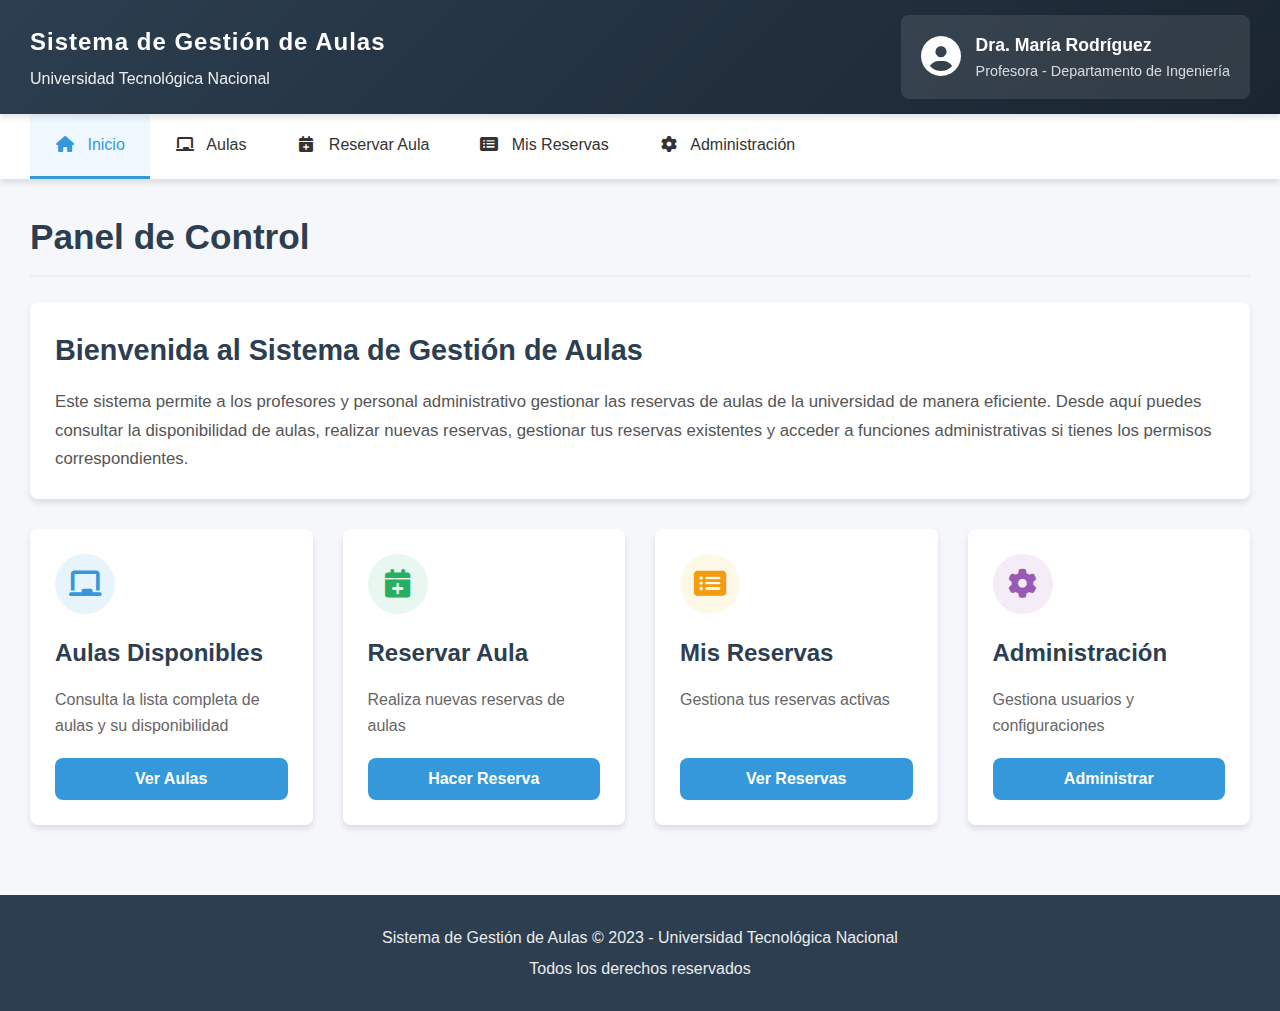
<file: index.html>
<!--JAVIER MENDOZA-->
<!--DENNIS CARRETO-->
<!--ANDERSON HERNANDEZ-->
<!DOCTYPE html>
<html lang="es">
<head>
    <meta charset="UTF-8">
    <meta name="viewport" content="width=device-width, initial-scale=1.0">
    <title>Sistema de Gestión de Aulas - Universidad</title>
    <link rel="stylesheet" href="https://cdnjs.cloudflare.com/ajax/libs/font-awesome/6.4.0/css/all.min.css">
    <link rel="stylesheet" href="styles.css">
</head>
<body>
    <header class="header">
        <div class="header-info">
            <div class="system-name">Sistema de Gestión de Aulas</div>
            <div class="university-name">Universidad Tecnológica Nacional</div>
        </div>
        
        <div class="user-info">
            <div class="user-icon">
                <i class="fas fa-user-circle"></i>
            </div>
            <div class="user-details">
                <div class="user-name">Dra. María Rodríguez</div>
                <div class="user-role">Profesora - Departamento de Ingeniería</div>
            </div>
        </div>
    </header>
    
    <nav class="navbar">
        <ul class="nav-list">
            <li class="nav-item active" data-section="inicio">
                <a href="#"><i class="fas fa-home"></i> Inicio</a>
            </li>
            <li class="nav-item" data-section="aulas">
                <a href="#"><i class="fas fa-chalkboard"></i> Aulas</a>
            </li>
            <li class="nav-item" data-section="reservar">
                <a href="#"><i class="fas fa-calendar-plus"></i> Reservar Aula</a>
            </li>
            <li class="nav-item" data-section="mis-reservas">
                <a href="#"><i class="fas fa-list-alt"></i> Mis Reservas</a>
            </li>
            <li class="nav-item" data-section="administracion">
                <a href="#"><i class="fas fa-cog"></i> Administración</a>
            </li>
        </ul>
    </nav>
    
    <main class="main-content">
        <!-- SECCIÓN: INICIO -->
        <section id="inicio-section" class="content-section active">
            <h1 class="page-title">Panel de Control</h1>
            
            <div class="welcome-section">
                <h2>Bienvenida al Sistema de Gestión de Aulas</h2>
                <p>Este sistema permite a los profesores y personal administrativo gestionar las reservas de aulas de la universidad de manera eficiente. Desde aquí puedes consultar la disponibilidad de aulas, realizar nuevas reservas, gestionar tus reservas existentes y acceder a funciones administrativas si tienes los permisos correspondientes.</p>
            </div>
            
            <div class="features">
                <div class="feature-card" data-navigate="aulas">
                    <div class="feature-icon">
                        <i class="fas fa-chalkboard"></i>
                    </div>
                    <h3>Aulas Disponibles</h3>
                    <p>Consulta la lista completa de aulas y su disponibilidad</p>
                    <button class="card-button">Ver Aulas</button>
                </div>
                
                <div class="feature-card" data-navigate="reservar">
                    <div class="feature-icon">
                        <i class="fas fa-calendar-plus"></i>
                    </div>
                    <h3>Reservar Aula</h3>
                    <p>Realiza nuevas reservas de aulas</p>
                    <button class="card-button">Hacer Reserva</button>
                </div>
                
                <div class="feature-card" data-navigate="mis-reservas">
                    <div class="feature-icon">
                        <i class="fas fa-list-alt"></i>
                    </div>
                    <h3>Mis Reservas</h3>
                    <p>Gestiona tus reservas activas</p>
                    <button class="card-button">Ver Reservas</button>
                </div>
                
                <div class="feature-card" data-navigate="administracion">
                    <div class="feature-icon">
                        <i class="fas fa-cog"></i>
                    </div>
                    <h3>Administración</h3>
                    <p>Gestiona usuarios y configuraciones</p>
                    <button class="card-button">Administrar</button>
                </div>
            </div>
        </section>

        <!-- SECCIÓN: AULAS -->
        <section id="aulas-section" class="content-section">
            <h1 class="page-title">Aulas Disponibles</h1>
            
            <div class="filters-section">
                <div class="filter-group">
                    <label for="filter-capacity">Capacidad mínima:</label>
                    <select id="filter-capacity">
                        <option value="0">Todas</option>
                        <option value="20">20+ personas</option>
                        <option value="30">30+ personas</option>
                        <option value="40">40+ personas</option>
                        <option value="50">50+ personas</option>
                    </select>
                </div>
                
                <div class="filter-group">
                    <label for="filter-status">Estado:</label>
                    <select id="filter-status">
                        <option value="all">Todas</option>
                        <option value="disponible">Disponibles</option>
                        <option value="ocupada">Ocupadas</option>
                    </select>
                </div>
                
                <div class="filter-group">
                    <input type="text" id="search-classroom" placeholder="Buscar aula...">
                </div>
            </div>
            
            <div class="feature-card">
                <table id="classrooms-table">
                    <thead>
                        <tr>
                            <th>Aula</th>
                            <th>Capacidad</th>
                            <th>Recursos</th>
                            <th>Disponibilidad</th>
                            <th>Acciones</th>
                        </tr>
                    </thead>
                    <tbody id="classrooms-tbody">
                        
                    </tbody>
                </table>
            </div>
        </section>

        <!-- SECCIÓN: RESERVAR -->
        <section id="reservar-section" class="content-section">
            <h1 class="page-title">Reservar Aula</h1>
            
            <div class="feature-card">
                <form id="reservation-form" class="reservation-form">
                    <div class="form-group">
                        <label for="classroom">Selección de aula:</label>
                        <select id="classroom" name="classroom" required>
                            <option value="">Seleccione un aula</option>
                            
                        </select>
                    </div>
                    
                    <div class="form-group">
                        <label for="date">Fecha:</label>
                        <input type="date" id="date" name="date" required>
                    </div>
                    
                    <div class="form-group">
                        <label for="time">Hora:</label>
                        <select id="time" name="time" required>
                            <option value="">Seleccione una hora</option>
                            <option value="08:00">08:00 - 09:30</option>
                            <option value="09:45">09:45 - 11:15</option>
                            <option value="11:30">11:30 - 13:00</option>
                            <option value="14:00">14:00 - 15:30</option>
                            <option value="15:45">15:45 - 17:15</option>
                            <option value="17:30">17:30 - 19:00</option>
                            <option value="19:15">19:15 - 20:45</option>
                        </select>
                    </div>
                    
                    <div class="form-group">
                        <label for="purpose">Propósito de la reserva:</label>
                        <input type="text" id="purpose" name="purpose" placeholder="Ej: Clase de Matemáticas" required>
                    </div>
                    
                    <div class="form-group">
                        <button type="submit">Reservar Aula</button>
                    </div>
                </form>
            </div>
        </section>

        <!-- SECCIÓN: MIS RESERVAS -->
        <section id="mis-reservas-section" class="content-section">
            <h1 class="page-title">Mis Reservas</h1>
            
            <div class="feature-card">
                <div id="reservations-list">
                    
                </div>
            </div>
        </section>

        <!-- SECCIÓN: ADMINISTRACIÓN -->
        <section id="administracion-section" class="content-section">
            <h1 class="page-title">Panel de Administración</h1>
            
            <div class="admin-grid">
                <div class="feature-card">
                    <div class="feature-icon">
                        <i class="fas fa-plus-circle"></i>
                    </div>
                    <h3>Agregar Nueva Aula</h3>
                    
                    <form id="add-classroom-form" class="reservation-form">
                        <div class="form-group">
                            <label for="new-classroom-name">Nombre del aula:</label>
                            <input type="text" id="new-classroom-name" placeholder="Ej: Aula 606" required>
                        </div>
                        
                        <div class="form-group">
                            <label for="new-classroom-capacity">Capacidad:</label>
                            <input type="number" id="new-classroom-capacity" min="1" placeholder="30" required>
                        </div>
                        
                        <div class="form-group">
                            <label for="new-classroom-resources">Recursos (separados por coma):</label>
                            <input type="text" id="new-classroom-resources" placeholder="Proyector, Pizarra" required>
                        </div>
                        
                        <div class="form-group">
                            <button type="submit">Agregar Aula</button>
                        </div>
                    </form>
                </div>
                
                <div class="feature-card">
                    <div class="feature-icon">
                        <i class="fas fa-chart-bar"></i>
                    </div>
                    <h3>Estadísticas del Sistema</h3>
                    
                    <div class="stats-container">
                        <div class="stat-item">
                            <div class="stat-label">Total de Aulas</div>
                            <div class="stat-value" id="stat-total-classrooms">0</div>
                        </div>
                        
                        <div class="stat-item">
                            <div class="stat-label">Aulas Disponibles</div>
                            <div class="stat-value" id="stat-available-classrooms">0</div>
                        </div>
                        
                        <div class="stat-item">
                            <div class="stat-label">Reservas Activas</div>
                            <div class="stat-value" id="stat-active-reservations">0</div>
                        </div>
                    </div>
                </div>
            </div>
        </section>
    </main>
    
    <!-- Modal de confirmación -->
    <div id="confirmation-modal" class="modal">
        <div class="modal-content">
            <span class="close-modal">&times;</span>
            <div class="modal-icon">
                <i class="fas fa-check-circle"></i>
            </div>
            <h2 id="modal-title">Operación Exitosa</h2>
            <p id="modal-message">La operación se ha completado correctamente.</p>
            <button id="modal-close-btn" class="modal-button">Aceptar</button>
        </div>
    </div>
    
    <footer class="footer">
        <p>Sistema de Gestión de Aulas &copy; 2023 - Universidad Tecnológica Nacional</p>
        <p>Todos los derechos reservados</p>
    </footer>

    <script src="script.js"></script>
</body>
</html>
</file>
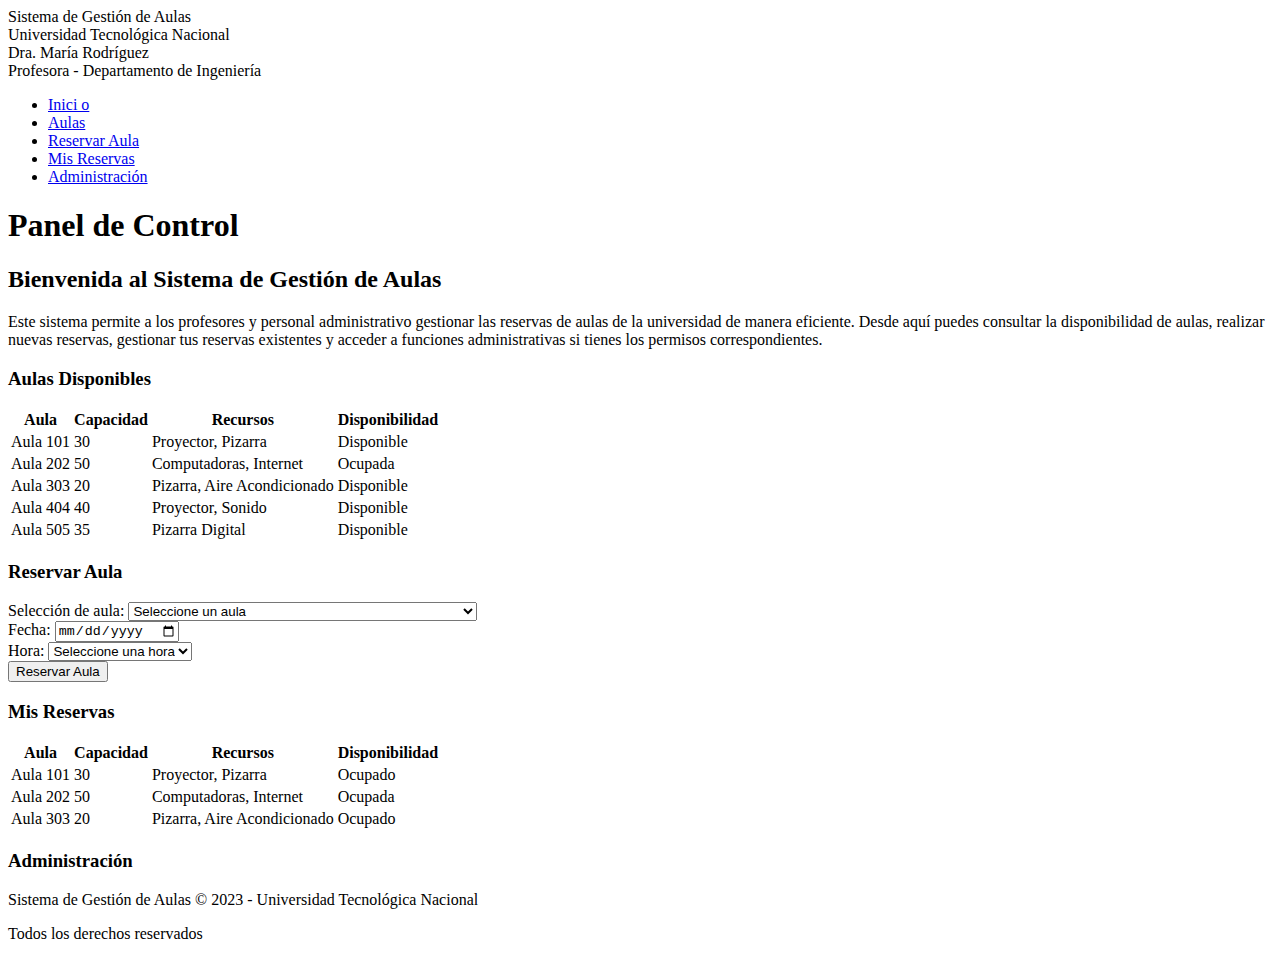
<file: p.html>
<!DOCTYPE html>
<html lang="es">
<head>
    <meta charset="UTF-8">
    <meta name="viewport" content="width=device-width, initial-scale=1.0">
    <title>Sistema de Gestión de Aulas - Universidad</title>
    <!-- INTEGRANTES DEL GRUPO -->
     <!-- ANDERSON HERNANDEZ -->
      <!-- DENNYS CARRETO -->
       <!-- JAVIER ELIZONDO -->
</head>
<body>
    <header class="header">
        <div class="header-info">
            <div class="system-name">Sistema de Gestión de Aulas</div>
            <div class="university-name">Universidad Tecnológica Nacional</div>
        </div>
        
        <div class="user-info">
            <div class="user-icon">
                <i class="fas fa-user-circle"></i>
            </div>
            <div class="user-details">
                <div class="user-name">Dra. María Rodríguez</div>
                <div class="user-role">Profesora - Departamento de Ingeniería</div>
            </div>
        </div>
    </header>
    
    <nav class="navbar">
        <ul class="nav-list">
            <li class="nav-item active">
                <a href="#"><i class="fas fa-home"></i> Inici o</a>
            </li>
            <li class="nav-item">
                <a href="#"><i class="fas fa-chalkboard"></i> Aulas</a>
            </li>
            <li class="nav-item">
                <a href="#"><i class="fas fa-calendar-plus"></i> Reservar Aula</a>
            </li>
            <li class="nav-item">
                <a href="#"><i class="fas fa-list-alt"></i> Mis Reservas</a>
            </li>
            <li class="nav-item">
                <a href="#"><i class="fas fa-cog"></i> Administración</a>
            </li>
        </ul>
    </nav>
    
    <main class="main-content">
        <h1 class="page-title">Panel de Control</h1>
        
        <section class="welcome-section">
            <h2>Bienvenida al Sistema de Gestión de Aulas</h2>
            <p>Este sistema permite a los profesores y personal administrativo gestionar las reservas de aulas de la universidad de manera eficiente. Desde aquí puedes consultar la disponibilidad de aulas, realizar nuevas reservas, gestionar tus reservas existentes y acceder a funciones administrativas si tienes los permisos correspondientes.</p>
        </section>
        
        <div class="features">
            <div class="feature-card">
                <div class="feature-icon">
                    <i class="fas fa-chalkboard"></i>
                </div>
                <h3>Aulas Disponibles</h3>
                <!-- Consulta la lista completa de aulas, sus características y disponibilidad en tiempo real. -->
                <table>
                    <tr>
                        <th>Aula</th>
                        <th>Capacidad</th>
                        <th>Recursos</th>
                        <th>Disponibilidad</th>
                    </tr>
                    <tr>
                        <td>Aula 101</td>
                        <td>30</td>
                        <td>Proyector, Pizarra</td>
                        <td>Disponible</td>
                    </tr>
                    <tr>
                        <td>Aula 202</td>
                        <td>50</td>
                        <td>Computadoras, Internet</td>
                        <td>Ocupada</td>
                    </tr>
                    <tr>
                        <td>Aula 303</td>
                        <td>20</td>
                        <td>Pizarra, Aire Acondicionado</td>
                        <td>Disponible</td>
                    </tr>
                                        <tr>
                        <td>Aula 404</td>
                        <td>40</td>
                        <td>Proyector, Sonido</td>
                        <td>Disponible</td>
                    </tr>
                    <tr>
                        <td>Aula 505</td>
                        <td>35</td>
                        <td>Pizarra Digital</td>
                        <td>Disponible</td>
                    </tr>
                </table>
            </div>
            
            <div class="feature-card">
                <div class="feature-icon">
                    <i class="fas fa-calendar-plus"></i>
                </div>
                <h3>Reservar Aula</h3>
                <!-- Realiza nuevas reservas de aulas seleccionando fecha, horario y características requeridas. -->
                <form class="reservation-form">
                    <div class="form-group">
                        <label for="classroom">Selección de aula:</label>
                        <select id="classroom" name="classroom" required>
                            <option value="">Seleccione un aula</option>
                            <option value="101">Aula 101 - Capacidad: 30 - Proyector, Pizarra</option>
                            <option value="202">Aula 202 - Capacidad: 50 - Computadoras, Internet</option>
                            <option value="303">Aula 303 - Capacidad: 20 - Pizarra, Aire Acondicionado</option>
                            <option value="404">Aula 404 - Capacidad: 40 - Proyector, Sonido</option>
                            <option value="505">Aula 505 - Capacidad: 35 - Pizarra Digital</option>
                        </select>
                    </div>
                    
                    <div class="form-group">
                        <label for="date">Fecha:</label>
                        <input type="date" id="date" name="date" required>
                    </div>
                    
                    <div class="form-group">
                        <label for="time">Hora:</label>
                        <select id="time" name="time" required>
                            <option value="">Seleccione una hora</option>
                            <option value="08:00">08:00 - 09:30</option>
                            <option value="09:45">09:45 - 11:15</option>
                            <option value="11:30">11:30 - 13:00</option>
                            <option value="14:00">14:00 - 15:30</option>
                            <option value="15:45">15:45 - 17:15</option>
                            <option value="17:30">17:30 - 19:00</option>
                            <option value="19:15">19:15 - 20:45</option>
                        </select>
                    </div>
                    
                    <div class="form-group">
                        <button type="submit">Reservar Aula</button>
                    </div>
                </form>
            </div>
            
            <div class="feature-card">
                <div class="feature-card">
                <div class="feature-icon">
                    <i class="fas fa-chalkboard"></i>
                </div>
                <h3>Mis Reservas</h3>
                 <table>
                    <tr>
                        <th>Aula</th>
                        <th>Capacidad</th>
                        <th>Recursos</th>
                        <th>Disponibilidad</th>
                    </tr>
                    <tr>
                        <td>Aula 101</td>
                        <td>30</td>
                        <td>Proyector, Pizarra</td>
                        <td>Ocupado</td>
                    </tr>
                    <tr>
                        <td>Aula 202</td>
                        <td>50</td>
                        <td>Computadoras, Internet</td>
                        <td>Ocupada</td>
                    </tr>
                    <tr>
                        <td>Aula 303</td>
                        <td>20</td>
                        <td>Pizarra, Aire Acondicionado</td>
                        <td>Ocupado</td>
                    </tr>
                </table>
            </div>
            </div>
            
            <div class="feature-card">
                <div class="feature-icon">
                    <i class="fas fa-cog"></i>
                </div>
                <h3>Administración</h3>
                <!-- Accede a funciones administrativas para gestionar usuarios, aulas y configuraciones del sistema. -->

            </div>
        </div>
    </main>
    
    <footer class="footer">
        <p>Sistema de Gestión de Aulas &copy; 2023 - Universidad Tecnológica Nacional</p>
        <p>Todos los derechos reservados</p>
    </footer>
</body>
</html>
</file>
<file: styles.css>
/* Variables de color y tipografía */
:root {
    --primary-color: #2c3e50;
    --secondary-color: #3498db;
    --accent-color: #e74c3c;
    --light-color: #ecf0f1;
    --dark-color: #2c3e50;
    --success-color: #27ae60;
    --warning-color: #f39c12;
    --shadow: 0 4px 6px rgba(0, 0, 0, 0.1);
    --border-radius: 8px;
    --transition: all 0.3s ease;
}

/* Estilos generales */
* {
    margin: 0;
    padding: 0;
    box-sizing: border-box;
}

body {
    font-family: 'Segoe UI', Tahoma, Geneva, Verdana, sans-serif;
    line-height: 1.6;
    color: #333;
    background-color: #f5f7fa;
    min-height: 100vh;
    display: flex;
    flex-direction: column;
}

a {
    text-decoration: none;
    color: inherit;
}

/* Header */
.header {
    background: linear-gradient(135deg, var(--primary-color), #1a2530);
    color: white;
    padding: 15px 30px;
    display: flex;
    justify-content: space-between;
    align-items: center;
    box-shadow: var(--shadow);
    position: sticky;
    top: 0;
    z-index: 100;
}

.header-info {
    display: flex;
    flex-direction: column;
}

.system-name {
    font-size: 1.5rem;
    font-weight: 700;
    letter-spacing: 1px;
}

.university-name {
    font-size: 1rem;
    opacity: 0.9;
    margin-top: 5px;
}

.user-info {
    display: flex;
    align-items: center;
    gap: 15px;
    background-color: rgba(255, 255, 255, 0.1);
    padding: 10px 20px;
    border-radius: var(--border-radius);
    transition: var(--transition);
}

.user-info:hover {
    background-color: rgba(255, 255, 255, 0.15);
}

.user-icon {
    font-size: 2.5rem;
}

.user-details {
    display: flex;
    flex-direction: column;
}

.user-name {
    font-weight: 600;
    font-size: 1.1rem;
}

.user-role {
    font-size: 0.9rem;
    opacity: 0.8;
}

/* Navegación */
.navbar {
    background-color: white;
    box-shadow: var(--shadow);
    padding: 0 30px;
}

.nav-list {
    display: flex;
    list-style: none;
}

.nav-item {
    padding: 18px 25px;
    border-bottom: 3px solid transparent;
    transition: var(--transition);
    font-weight: 500;
    cursor: pointer;
}

.nav-item:hover {
    background-color: #f8f9fa;
    color: var(--secondary-color);
}

.nav-item.active {
    border-bottom-color: var(--secondary-color);
    color: var(--secondary-color);
    background-color: #f0f8ff;
}

.nav-item i {
    margin-right: 8px;
    width: 20px;
    text-align: center;
}

/* Contenido principal */
.main-content {
    flex: 1;
    padding: 30px;
    max-width: 1400px;
    margin: 0 auto;
    width: 100%;
}

.content-section {
    display: none;
}

.content-section.active {
    display: block;
    animation: fadeIn 0.3s ease-in;
}

@keyframes fadeIn {
    from {
        opacity: 0;
        transform: translateY(10px);
    }
    to {
        opacity: 1;
        transform: translateY(0);
    }
}

.page-title {
    color: var(--primary-color);
    margin-bottom: 25px;
    font-size: 2.2rem;
    border-bottom: 2px solid #eee;
    padding-bottom: 10px;
}

/* Sección de bienvenida */
.welcome-section {
    background-color: white;
    padding: 25px;
    border-radius: var(--border-radius);
    box-shadow: var(--shadow);
    margin-bottom: 30px;
}

.welcome-section h2 {
    color: var(--primary-color);
    margin-bottom: 15px;
    font-size: 1.8rem;
}

.welcome-section p {
    color: #555;
    line-height: 1.7;
    font-size: 1.05rem;
}

/* Tarjetas de características */
.features {
    display: grid;
    grid-template-columns: repeat(auto-fit, minmax(280px, 1fr));
    gap: 30px;
    margin-top: 20px;
}

.feature-card {
    background-color: white;
    border-radius: var(--border-radius);
    box-shadow: var(--shadow);
    padding: 25px;
    transition: var(--transition);
    display: flex;
    flex-direction: column;
    cursor: pointer;
}

.feature-card:hover {
    transform: translateY(-5px);
    box-shadow: 0 10px 20px rgba(0, 0, 0, 0.1);
}

.feature-icon {
    background-color: #e8f4fc;
    color: var(--secondary-color);
    width: 60px;
    height: 60px;
    border-radius: 50%;
    display: flex;
    align-items: center;
    justify-content: center;
    font-size: 1.8rem;
    margin-bottom: 20px;
}

.feature-card h3 {
    color: var(--primary-color);
    margin-bottom: 15px;
    font-size: 1.5rem;
}

.feature-card p {
    color: #666;
    margin-bottom: 20px;
    flex-grow: 1;
}

.card-button {
    background-color: var(--secondary-color);
    color: white;
    border: none;
    padding: 12px 20px;
    border-radius: var(--border-radius);
    font-size: 1rem;
    font-weight: 600;
    cursor: pointer;
    transition: var(--transition);
}

.card-button:hover {
    background-color: #2980b9;
}

/* Filtros */
.filters-section {
    background-color: white;
    padding: 20px;
    border-radius: var(--border-radius);
    box-shadow: var(--shadow);
    margin-bottom: 20px;
    display: flex;
    gap: 20px;
    flex-wrap: wrap;
    align-items: flex-end;
}

.filter-group {
    display: flex;
    flex-direction: column;
    gap: 8px;
    flex: 1;
    min-width: 200px;
}

.filter-group label {
    font-weight: 600;
    color: var(--primary-color);
    font-size: 0.9rem;
}

.filter-group select,
.filter-group input[type="text"] {
    padding: 10px 15px;
    border: 1px solid #ddd;
    border-radius: var(--border-radius);
    font-size: 1rem;
    transition: var(--transition);
}

.filter-group select:focus,
.filter-group input[type="text"]:focus {
    outline: none;
    border-color: var(--secondary-color);
    box-shadow: 0 0 0 3px rgba(52, 152, 219, 0.2);
}

/* Tabla de aulas */
table {
    width: 100%;
    border-collapse: collapse;
    margin-top: 10px;
}

th {
    background-color: #f2f6fa;
    color: var(--primary-color);
    font-weight: 600;
    text-align: left;
    padding: 12px 15px;
    border-bottom: 2px solid #e1e5eb;
}

td {
    padding: 12px 15px;
    border-bottom: 1px solid #eee;
}

tbody tr {
    transition: var(--transition);
}

tbody tr:hover {
    background-color: #f9f9f9;
}

.status-badge {
    padding: 5px 12px;
    border-radius: 20px;
    font-size: 0.85rem;
    font-weight: 600;
    display: inline-block;
}

.status-disponible {
    background-color: #d4edda;
    color: #155724;
}

.status-ocupada {
    background-color: #f8d7da;
    color: #721c24;
}

.action-button {
    background-color: var(--secondary-color);
    color: white;
    border: none;
    padding: 8px 15px;
    border-radius: var(--border-radius);
    font-size: 0.9rem;
    cursor: pointer;
    transition: var(--transition);
}

.action-button:hover {
    background-color: #2980b9;
}

.action-button:disabled {
    background-color: #ccc;
    cursor: not-allowed;
}

/* Formulario de reserva */
.reservation-form {
    margin-top: 10px;
}

.form-group {
    margin-bottom: 20px;
}

.form-group label {
    display: block;
    margin-bottom: 8px;
    font-weight: 600;
    color: var(--primary-color);
}

.form-group select, 
.form-group input {
    width: 100%;
    padding: 12px 15px;
    border: 1px solid #ddd;
    border-radius: var(--border-radius);
    font-size: 1rem;
    transition: var(--transition);
}

.form-group select:focus, 
.form-group input:focus {
    outline: none;
    border-color: var(--secondary-color);
    box-shadow: 0 0 0 3px rgba(52, 152, 219, 0.2);
}

.form-group button {
    background-color: var(--secondary-color);
    color: white;
    border: none;
    padding: 14px 25px;
    border-radius: var(--border-radius);
    font-size: 1rem;
    font-weight: 600;
    cursor: pointer;
    transition: var(--transition);
    width: 100%;
    margin-top: 10px;
}

.form-group button:hover {
    background-color: #2980b9;
}

/* Lista de reservas */
#reservations-list {
    display: flex;
    flex-direction: column;
    gap: 15px;
}

.reservation-item {
    background-color: #f8f9fa;
    padding: 20px;
    border-radius: var(--border-radius);
    border-left: 4px solid var(--secondary-color);
    display: flex;
    justify-content: space-between;
    align-items: center;
    transition: var(--transition);
}

.reservation-item:hover {
    box-shadow: var(--shadow);
}

.reservation-info h4 {
    color: var(--primary-color);
    margin-bottom: 8px;
}

.reservation-info p {
    color: #666;
    font-size: 0.95rem;
    margin: 3px 0;
}

.reservation-actions {
    display: flex;
    gap: 10px;
}

.cancel-button {
    background-color: var(--accent-color);
    color: white;
    border: none;
    padding: 10px 20px;
    border-radius: var(--border-radius);
    font-size: 0.9rem;
    cursor: pointer;
    transition: var(--transition);
}

.cancel-button:hover {
    background-color: #c0392b;
}

.empty-state {
    text-align: center;
    padding: 40px;
    color: #999;
}

.empty-state i {
    font-size: 4rem;
    margin-bottom: 15px;
    opacity: 0.3;
}

/* Administración */
.admin-grid {
    display: grid;
    grid-template-columns: repeat(auto-fit, minmax(400px, 1fr));
    gap: 30px;
}

.stats-container {
    display: flex;
    flex-direction: column;
    gap: 15px;
    margin-top: 20px;
}

.stat-item {
    background-color: #f8f9fa;
    padding: 20px;
    border-radius: var(--border-radius);
    display: flex;
    justify-content: space-between;
    align-items: center;
}

.stat-label {
    font-weight: 600;
    color: var(--primary-color);
}

.stat-value {
    font-size: 2rem;
    font-weight: 700;
    color: var(--secondary-color);
}

/* Modal */
.modal {
    display: none;
    position: fixed;
    z-index: 1000;
    left: 0;
    top: 0;
    width: 100%;
    height: 100%;
    background-color: rgba(0, 0, 0, 0.5);
    animation: fadeIn 0.3s ease;
}

.modal.show {
    display: flex;
    justify-content: center;
    align-items: center;
}

.modal-content {
    background-color: white;
    padding: 30px;
    border-radius: var(--border-radius);
    box-shadow: 0 10px 30px rgba(0, 0, 0, 0.3);
    max-width: 500px;
    width: 90%;
    text-align: center;
    position: relative;
    animation: slideDown 0.3s ease;
}

@keyframes slideDown {
    from {
        transform: translateY(-50px);
        opacity: 0;
    }
    to {
        transform: translateY(0);
        opacity: 1;
    }
}

.close-modal {
    position: absolute;
    right: 15px;
    top: 15px;
    font-size: 1.5rem;
    cursor: pointer;
    color: #999;
    transition: var(--transition);
}

.close-modal:hover {
    color: #333;
}

.modal-icon {
    font-size: 4rem;
    color: var(--success-color);
    margin-bottom: 20px;
}

.modal-content h2 {
    color: var(--primary-color);
    margin-bottom: 15px;
}

.modal-content p {
    color: #666;
    margin-bottom: 25px;
}

.modal-button {
    background-color: var(--secondary-color);
    color: white;
    border: none;
    padding: 12px 30px;
    border-radius: var(--border-radius);
    font-size: 1rem;
    font-weight: 600;
    cursor: pointer;
    transition: var(--transition);
}

.modal-button:hover {
    background-color: #2980b9;
}

/* Footer */
.footer {
    background-color: var(--primary-color);
    color: white;
    text-align: center;
    padding: 25px;
    margin-top: 40px;
}

.footer p {
    margin: 5px 0;
    opacity: 0.9;
}

/* Efectos especiales */
.feature-card:nth-child(2) .feature-icon {
    background-color: #e8f7ef;
    color: var(--success-color);
}

.feature-card:nth-child(3) .feature-icon {
    background-color: #fef9e7;
    color: var(--warning-color);
}

.feature-card:nth-child(4) .feature-icon {
    background-color: #f4ecf7;
    color: #9b59b6;
}

/* Responsive */
@media (max-width: 1100px) {
    .features {
        grid-template-columns: repeat(auto-fit, minmax(250px, 1fr));
    }
    
    .admin-grid {
        grid-template-columns: 1fr;
    }
}

@media (max-width: 768px) {
    .header {
        flex-direction: column;
        align-items: flex-start;
        padding: 15px 20px;
    }
    
    .user-info {
        margin-top: 15px;
        width: 100%;
        justify-content: flex-start;
    }
    
    .nav-list {
        flex-wrap: wrap;
        justify-content: center;
    }
    
    .nav-item {
        padding: 12px 15px;
        font-size: 0.9rem;
    }
    
    .main-content {
        padding: 20px;
    }
    
    .page-title {
        font-size: 1.8rem;
    }
    
    .features {
        grid-template-columns: 1fr;
        gap: 20px;
    }
    
    .filters-section {
        flex-direction: column;
    }
    
    .filter-group {
        width: 100%;
    }
    
    table {
        font-size: 0.9rem;
    }
    
    .reservation-item {
        flex-direction: column;
        align-items: flex-start;
        gap: 15px;
    }
}

@media (max-width: 480px) {
    .system-name {
        font-size: 1.2rem;
    }
    
    .university-name {
        font-size: 0.9rem;
    }
    
    .user-name {
        font-size: 1rem;
    }
    
    .user-role {
        font-size: 0.8rem;
    }
    
    .nav-list {
        flex-direction: column;
        align-items: center;
    }
    
    .nav-item {
        width: 100%;
        text-align: center;
        padding: 15px;
    }
    
    .page-title {
        font-size: 1.5rem;
    }
    
    .welcome-section h2 {
        font-size: 1.5rem;
    }
    
    th, td {
        padding: 8px 10px;
    }
    
    .modal-content {
        padding: 20px;
    }
}
</file>
